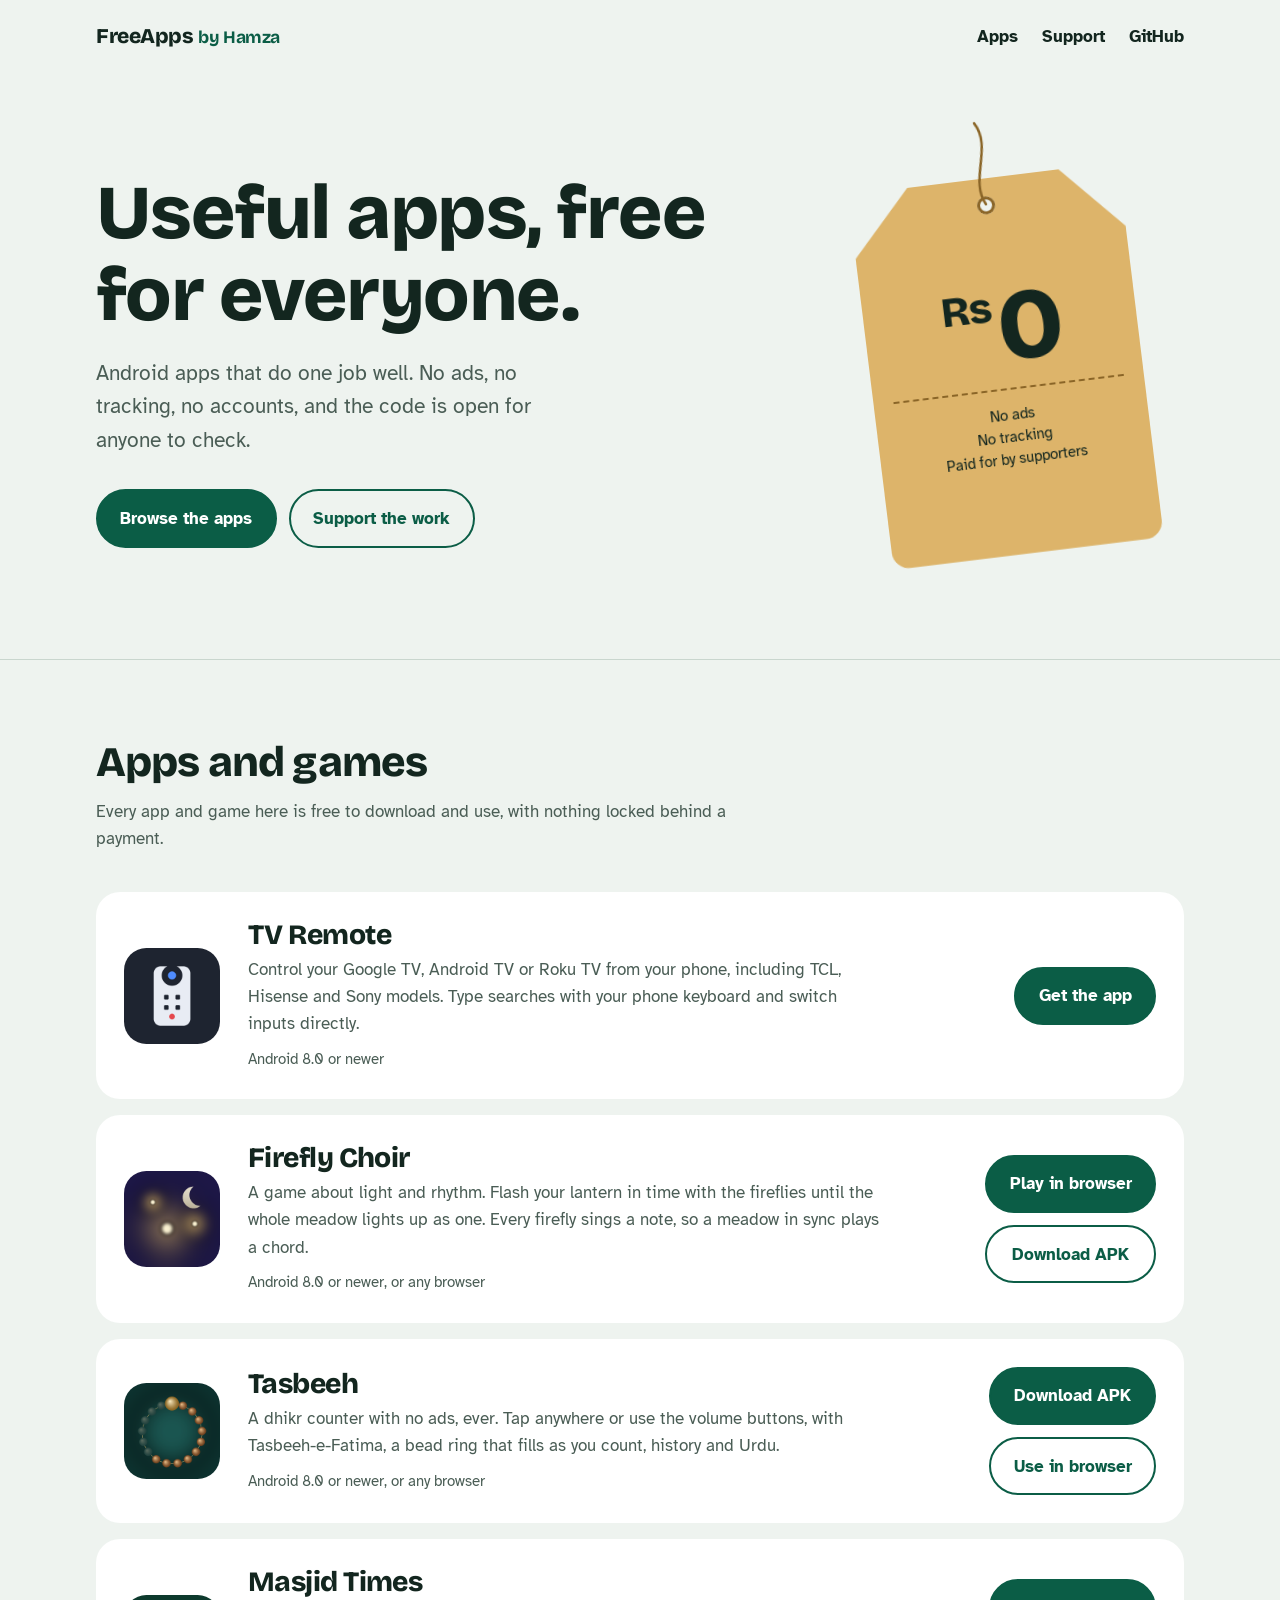
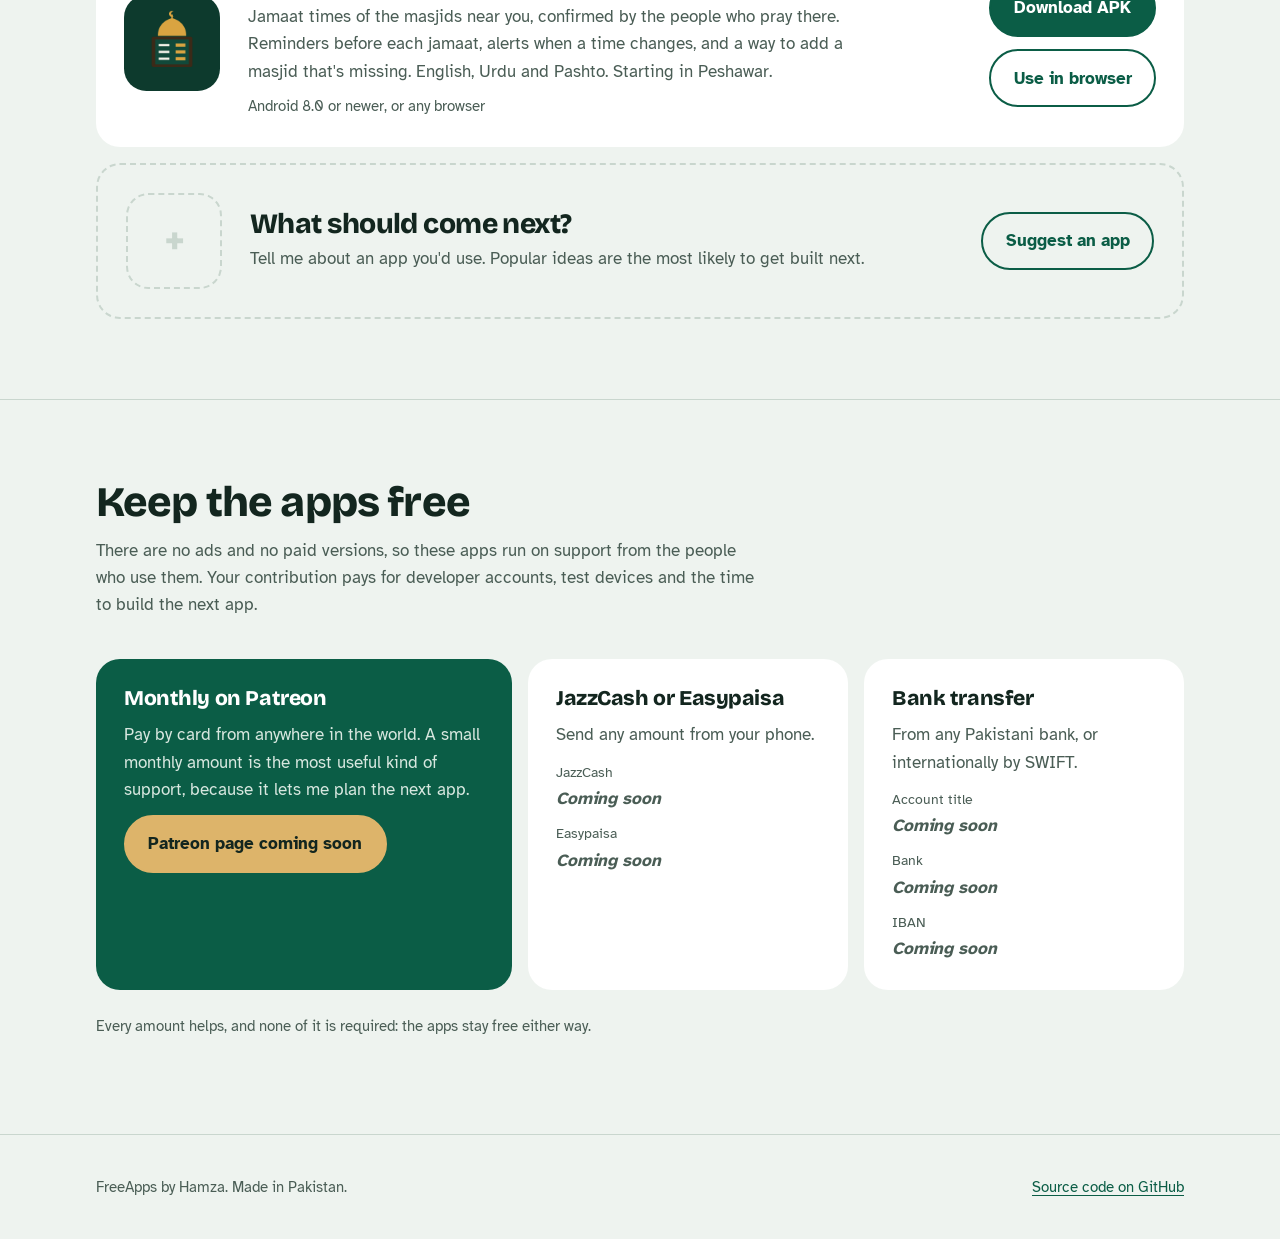
<file: index.html>
<!DOCTYPE html>
<html lang="en">
<head>
  <meta charset="utf-8">
  <meta name="viewport" content="width=device-width, initial-scale=1">
  <title>FreeApps by Hamza — free Android apps with no ads</title>
  <meta name="description" content="Useful Android apps that are free for everyone: no ads, no tracking, open source. Funded by people who use them.">
  <meta property="og:title" content="FreeApps by Hamza">
  <meta property="og:description" content="Useful Android apps, free for everyone. No ads, no tracking, open source.">
  <meta property="og:image" content="https://mhamzam.github.io/apps/tv-remote/feature.png">
  <link rel="icon" href="apps/tv-remote/icon.png">
  <link rel="stylesheet" href="assets/style.css">
</head>
<body>
  <a class="skip" href="#main">Skip to content</a>

  <header class="site-header">
    <div class="wrap">
      <a class="brand" href="./">FreeApps <small>by Hamza</small></a>
      <nav class="site-nav" aria-label="Main">
        <a href="#apps">Apps</a>
        <a href="#support">Support</a>
        <a href="https://github.com/MhamzaM">GitHub</a>
      </nav>
    </div>
  </header>

  <main id="main">
    <section class="hero">
      <div class="wrap">
        <div>
          <h1>Useful apps, free for everyone.</h1>
          <p>Android apps that do one job well. No ads, no tracking, no accounts, and the code is open for anyone to check.</p>
          <div class="actions">
            <a class="button" href="#apps">Browse the apps</a>
            <a class="button secondary" href="#support">Support the work</a>
          </div>
        </div>

        <div class="tag-stage" aria-hidden="true">
          <div class="price-tag">
            <svg class="string" viewBox="0 0 48 85">
              <path d="M24 84 C 10 58, 38 28, 22 2" fill="none" stroke="#8a6527" stroke-width="2.5" stroke-linecap="round"/>
            </svg>
            <div class="body">
              <span class="hole"></span>
              <div class="amount"><span>Rs</span>0</div>
              <div class="terms">No ads<br>No tracking<br>Paid for by supporters</div>
            </div>
          </div>
        </div>
      </div>
    </section>

    <section class="section" id="apps">
      <div class="wrap">
        <h2>Apps and games</h2>
        <p class="lead">Every app and game here is free to download and use, with nothing locked behind a payment.</p>

        <ul class="shelf">
          <li class="app-row">
            <img src="apps/tv-remote/icon.png" alt="" width="96" height="96">
            <div>
              <h3><a href="apps/tv-remote/">TV Remote</a></h3>
              <p>Control your Google TV, Android TV or Roku TV from your phone, including TCL, Hisense and Sony models. Type searches with your phone keyboard and switch inputs directly.</p>
              <div class="meta"><span>Android 8.0 or newer</span><span class="downloads" data-repo="MhamzaM/android-tv-remote" hidden></span></div>
            </div>
            <div class="actions">
              <a class="button" href="apps/tv-remote/">Get the app</a>
            </div>
          </li>

          <li class="app-row">
            <img src="games/firefly-choir/icon.png" alt="" width="96" height="96">
            <div>
              <h3><a href="/firefly-choir/">Firefly Choir</a></h3>
              <p>A game about light and rhythm. Flash your lantern in time with the fireflies until the whole meadow lights up as one. Every firefly sings a note, so a meadow in sync plays a chord.</p>
              <div class="meta"><span>Android 8.0 or newer, or any browser</span><span class="downloads" data-repo="MhamzaM/firefly-choir" hidden></span></div>
            </div>
            <div class="actions stack">
              <a class="button" href="/firefly-choir/">Play in browser</a>
              <a class="button secondary" href="https://github.com/MhamzaM/firefly-choir/releases/latest/download/FireflyChoir.apk" download>Download APK</a>
            </div>
          </li>

          <li class="app-row">
            <img src="apps/tasbeeh/icon.png" alt="" width="96" height="96">
            <div>
              <h3><a href="/tasbeeh/">Tasbeeh</a></h3>
              <p>A dhikr counter with no ads, ever. Tap anywhere or use the volume buttons, with Tasbeeh-e-Fatima, a bead ring that fills as you count, history and Urdu.</p>
              <div class="meta"><span>Android 8.0 or newer, or any browser</span><span class="downloads" data-repo="MhamzaM/tasbeeh" hidden></span></div>
            </div>
            <div class="actions stack">
              <a class="button" href="https://github.com/MhamzaM/tasbeeh/releases/latest/download/Tasbeeh.apk" download>Download APK</a>
              <a class="button secondary" href="/tasbeeh/">Use in browser</a>
            </div>
          </li>

          <li class="app-row">
            <img src="apps/masjid-times/icon.png" alt="" width="96" height="96">
            <div>
              <h3><a href="/masjid-times/">Masjid Times</a></h3>
              <p>Jamaat times of the masjids near you, confirmed by the people who pray there. Reminders before each jamaat, alerts when a time changes, and a way to add a masjid that's missing. English, Urdu and Pashto. Starting in Peshawar.</p>
              <div class="meta"><span>Android 8.0 or newer, or any browser</span><span class="downloads" data-repo="MhamzaM/masjid-times" hidden></span></div>
            </div>
            <div class="actions stack">
              <a class="button" href="https://github.com/MhamzaM/masjid-times/releases/latest/download/MasjidTimes.apk" download>Download APK</a>
              <a class="button secondary" href="/masjid-times/">Use in browser</a>
            </div>
          </li>

          <li class="app-row next">
            <div class="placeholder">+</div>
            <div>
              <h3>What should come next?</h3>
              <p>Tell me about an app you'd use. Popular ideas are the most likely to get built next.</p>
            </div>
            <div class="actions">
              <a class="button secondary" href="https://github.com/MhamzaM/android-tv-remote/issues/new?title=App%20idea%3A%20">Suggest an app</a>
            </div>
          </li>
        </ul>
      </div>
    </section>

    <section class="section" id="support">
      <div class="wrap">
        <h2>Keep the apps free</h2>
        <p class="lead">There are no ads and no paid versions, so these apps run on support from the people who use them. Your contribution pays for developer accounts, test devices and the time to build the next app.</p>

        <div class="support-grid" id="support-ways"></div>

        <p class="note">Every amount helps, and none of it is required: the apps stay free either way.</p>
      </div>
    </section>
  </main>

  <footer class="site-footer">
    <div class="wrap">
      <span>FreeApps by Hamza. Made in Pakistan.</span>
      <a href="https://github.com/MhamzaM">Source code on GitHub</a>
    </div>
  </footer>

  <script src="assets/config.js"></script>
  <script src="assets/site.js"></script>
  <script src="assets/downloads.js"></script>
</body>
</html>
</file>
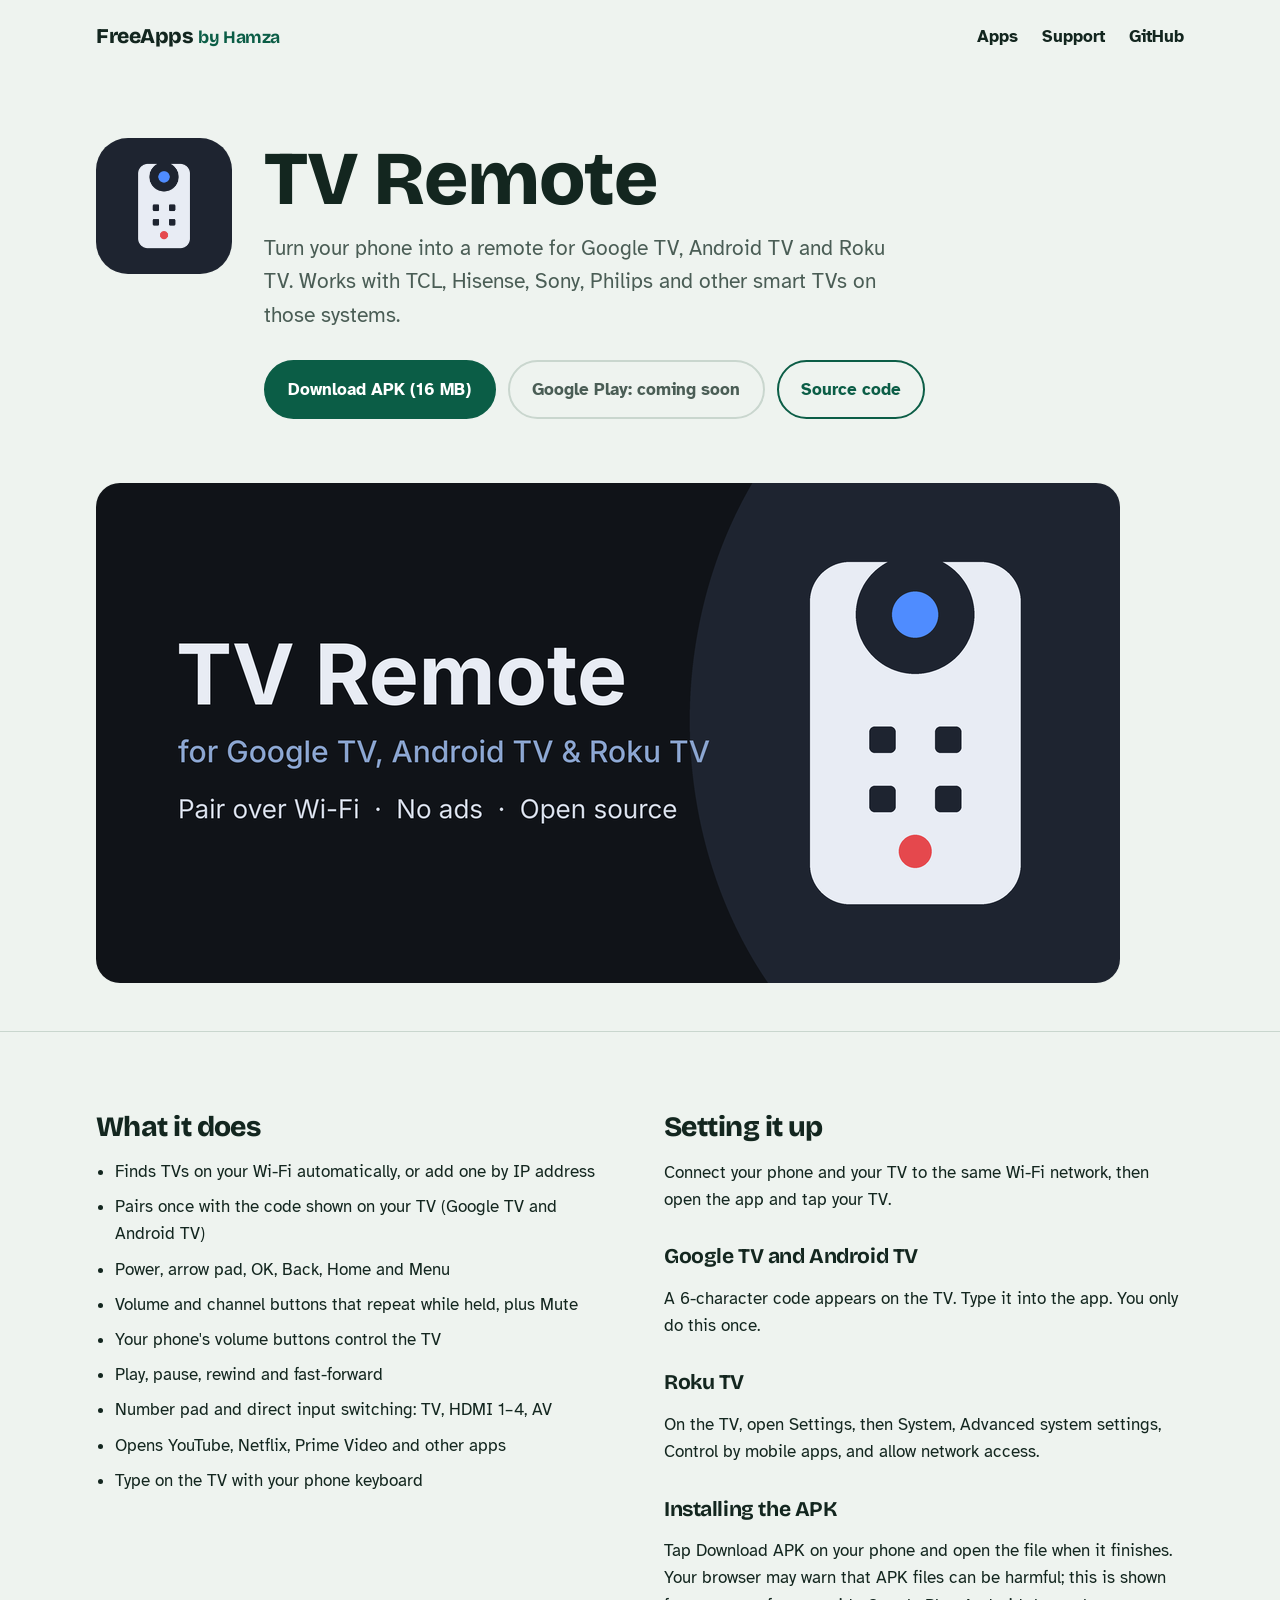
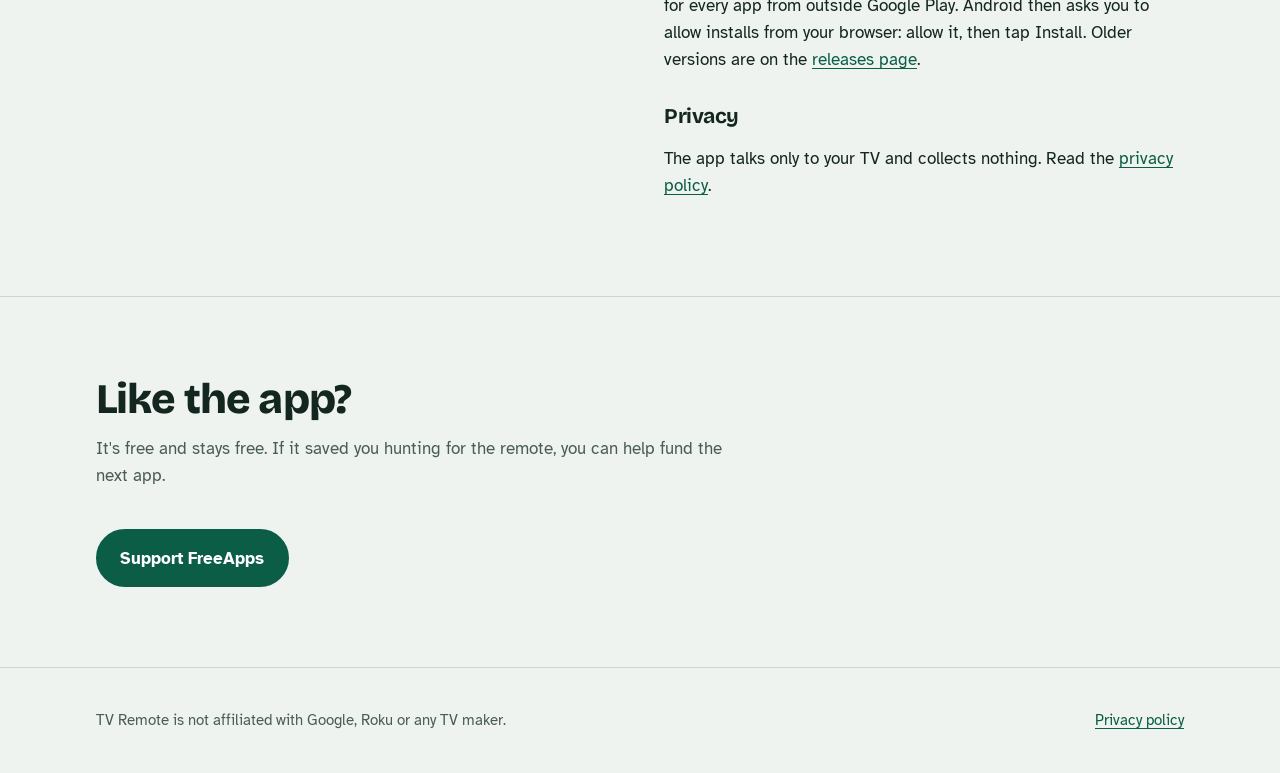
<file: apps/tv-remote/index.html>
<!DOCTYPE html>
<html lang="en">
<head>
  <meta charset="utf-8">
  <meta name="viewport" content="width=device-width, initial-scale=1">
  <title>TV Remote — free remote for Google TV and Roku TV | FreeApps by Hamza</title>
  <meta name="description" content="Free Android remote for Google TV, Android TV and Roku TV, including TCL TVs. No ads, no tracking, open source.">
  <meta property="og:title" content="TV Remote for Google TV & Roku">
  <meta property="og:description" content="Free Android remote for Google TV, Android TV and Roku TV. No ads, no tracking.">
  <meta property="og:image" content="https://mhamzam.github.io/apps/tv-remote/feature.png">
  <link rel="icon" href="icon.png">
  <link rel="stylesheet" href="../../assets/style.css">
</head>
<body>
  <a class="skip" href="#main">Skip to content</a>

  <header class="site-header">
    <div class="wrap">
      <a class="brand" href="../../">FreeApps <small>by Hamza</small></a>
      <nav class="site-nav" aria-label="Main">
        <a href="../../#apps">Apps</a>
        <a href="../../#support">Support</a>
        <a href="https://github.com/MhamzaM">GitHub</a>
      </nav>
    </div>
  </header>

  <main id="main">
    <section class="app-hero">
      <div class="wrap">
        <img src="icon.png" alt="TV Remote app icon" width="136" height="136">
        <div>
          <h1>TV Remote</h1>
          <p>Turn your phone into a remote for Google TV, Android TV and Roku TV. Works with TCL, Hisense, Sony, Philips and other smart TVs on those systems.</p>
          <p class="download-count"><span class="downloads" data-repo="MhamzaM/android-tv-remote" data-format="long" hidden></span></p>
          <div class="actions">
            <a class="button" href="https://github.com/MhamzaM/android-tv-remote/releases/latest/download/TVRemote.apk" download>Download APK (16 MB)</a>
            <span class="button" aria-disabled="true">Google Play: coming soon</span>
            <a class="button secondary" href="https://github.com/MhamzaM/android-tv-remote">Source code</a>
          </div>
        </div>
      </div>
    </section>

    <div class="wrap">
      <img class="feature-image" src="feature.png" alt="TV Remote: for Google TV, Android TV and Roku TV. Pair over Wi-Fi, no ads, open source." width="1024" height="500">
    </div>

    <section class="section">
      <div class="wrap two-col">
        <div class="prose">
          <h2>What it does</h2>
          <ul>
            <li>Finds TVs on your Wi-Fi automatically, or add one by IP address</li>
            <li>Pairs once with the code shown on your TV (Google TV and Android TV)</li>
            <li>Power, arrow pad, OK, Back, Home and Menu</li>
            <li>Volume and channel buttons that repeat while held, plus Mute</li>
            <li>Your phone's volume buttons control the TV</li>
            <li>Play, pause, rewind and fast-forward</li>
            <li>Number pad and direct input switching: TV, HDMI 1–4, AV</li>
            <li>Opens YouTube, Netflix, Prime Video and other apps</li>
            <li>Type on the TV with your phone keyboard</li>
          </ul>
        </div>
        <div class="prose">
          <h2>Setting it up</h2>
          <p>Connect your phone and your TV to the same Wi-Fi network, then open the app and tap your TV.</p>
          <h3>Google TV and Android TV</h3>
          <p>A 6-character code appears on the TV. Type it into the app. You only do this once.</p>
          <h3>Roku TV</h3>
          <p>On the TV, open Settings, then System, Advanced system settings, Control by mobile apps, and allow network access.</p>
          <h3>Installing the APK</h3>
          <p>Tap Download APK on your phone and open the file when it finishes. Your browser may warn that APK files can be harmful; this is shown for every app from outside Google Play. Android then asks you to allow installs from your browser: allow it, then tap Install. Older versions are on the <a href="https://github.com/MhamzaM/android-tv-remote/releases">releases page</a>.</p>
          <h3>Privacy</h3>
          <p>The app talks only to your TV and collects nothing. Read the <a href="privacy.html">privacy policy</a>.</p>
        </div>
      </div>
    </section>

    <section class="section">
      <div class="wrap">
        <h2>Like the app?</h2>
        <p class="lead">It's free and stays free. If it saved you hunting for the remote, you can help fund the next app.</p>
        <a class="button" href="../../#support">Support FreeApps</a>
      </div>
    </section>
  </main>

  <footer class="site-footer">
    <div class="wrap">
      <span>TV Remote is not affiliated with Google, Roku or any TV maker.</span>
      <a href="privacy.html">Privacy policy</a>
    </div>
  </footer>

  <script src="../../assets/downloads.js"></script>
</body>
</html>
</file>
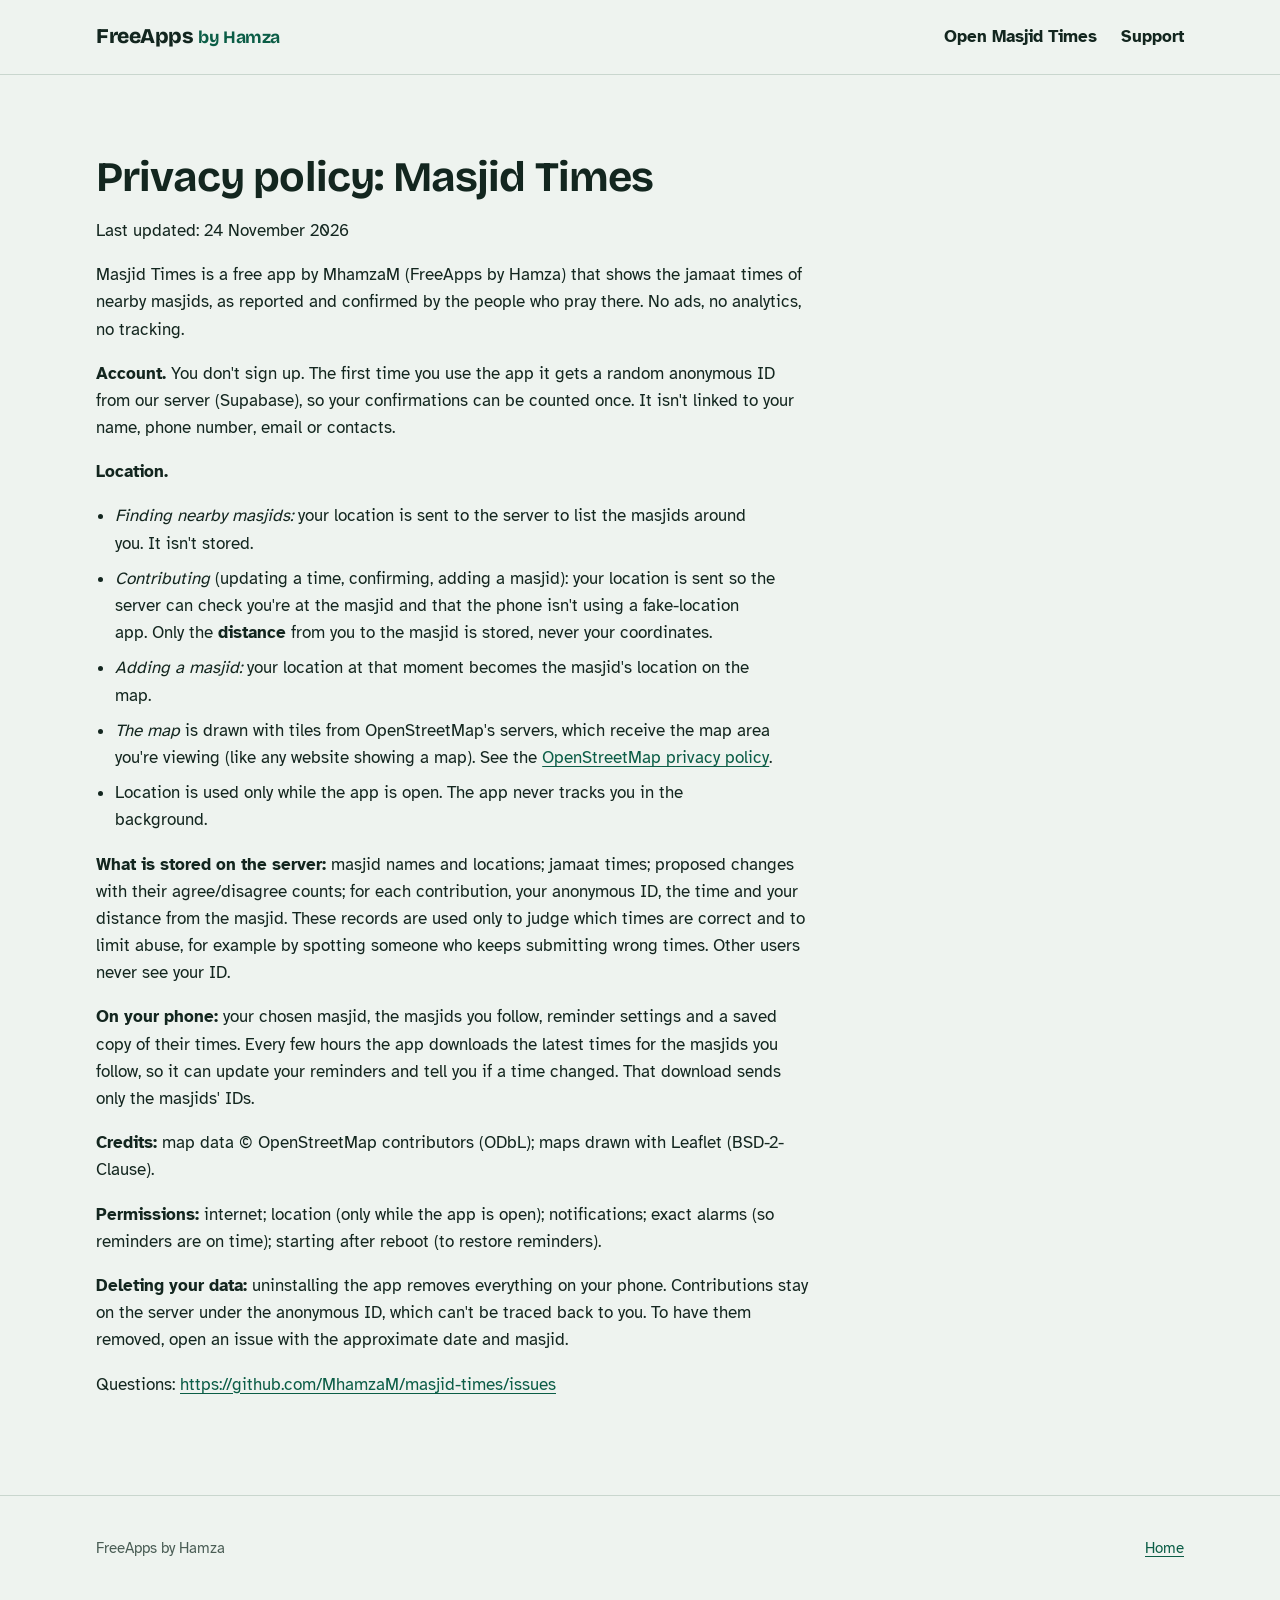
<file: apps/masjid-times/privacy.html>
<!DOCTYPE html>
<html lang="en">
<head>
  <meta charset="utf-8">
  <meta name="viewport" content="width=device-width, initial-scale=1">
  <title>Privacy policy — Masjid Times | FreeApps by Hamza</title>
  <link rel="icon" href="icon.png">
  <link rel="stylesheet" href="../../assets/style.css">
</head>
<body>
  <header class="site-header">
    <div class="wrap">
      <a class="brand" href="../../">FreeApps <small>by Hamza</small></a>
      <nav class="site-nav" aria-label="Main">
        <a href="/masjid-times/">Open Masjid Times</a>
        <a href="../../#support">Support</a>
      </nav>
    </div>
  </header>

  <main id="main" class="section">
    <div class="wrap prose">
      <h1 style="font-size: var(--step-3); margin-bottom: 0.5rem;">Privacy policy: Masjid Times</h1>
      <p>Last updated: 24 November 2026</p>
      <p>Masjid Times is a free app by MhamzaM (FreeApps by Hamza) that shows the jamaat times of nearby masjids, as reported and confirmed by the people who pray there. No ads, no analytics, no tracking.</p>
      <p><strong>Account.</strong> You don't sign up. The first time you use the app it gets a random anonymous ID from our server (Supabase), so your confirmations can be counted once. It isn't linked to your name, phone number, email or contacts.</p>
      <p><strong>Location.</strong></p>
      <ul>
      <li><em>Finding nearby masjids:</em> your location is sent to the server to list the masjids around you. It isn't stored.</li>
      <li><em>Contributing</em> (updating a time, confirming, adding a masjid): your location is sent so the server can check you're at the masjid and that the phone isn't using a fake-location app. Only the <strong>distance</strong> from you to the masjid is stored, never your coordinates.</li>
      <li><em>Adding a masjid:</em> your location at that moment becomes the masjid's location on the map.</li>
      <li><em>The map</em> is drawn with tiles from OpenStreetMap's servers, which receive the map area you're viewing (like any website showing a map). See the <a href="https://osmfoundation.org/wiki/Privacy_Policy">OpenStreetMap privacy policy</a>.</li>
      <li>Location is used only while the app is open. The app never tracks you in the background.</li>
      </ul>
      <p><strong>What is stored on the server:</strong> masjid names and locations; jamaat times; proposed changes with their agree/disagree counts; for each contribution, your anonymous ID, the time and your distance from the masjid. These records are used only to judge which times are correct and to limit abuse, for example by spotting someone who keeps submitting wrong times. Other users never see your ID.</p>
      <p><strong>On your phone:</strong> your chosen masjid, the masjids you follow, reminder settings and a saved copy of their times. Every few hours the app downloads the latest times for the masjids you follow, so it can update your reminders and tell you if a time changed. That download sends only the masjids' IDs.</p>
      <p><strong>Credits:</strong> map data © OpenStreetMap contributors (ODbL); maps drawn with Leaflet (BSD-2-Clause).</p>
      <p><strong>Permissions:</strong> internet; location (only while the app is open); notifications; exact alarms (so reminders are on time); starting after reboot (to restore reminders).</p>
      <p><strong>Deleting your data:</strong> uninstalling the app removes everything on your phone. Contributions stay on the server under the anonymous ID, which can't be traced back to you. To have them removed, open an issue with the approximate date and masjid.</p>
      <p>Questions: <a href="https://github.com/MhamzaM/masjid-times/issues">https://github.com/MhamzaM/masjid-times/issues</a></p>
    </div>
  </main>

  <footer class="site-footer">
    <div class="wrap">
      <span>FreeApps by Hamza</span>
      <a href="../../">Home</a>
    </div>
  </footer>
</body>
</html>
</file>
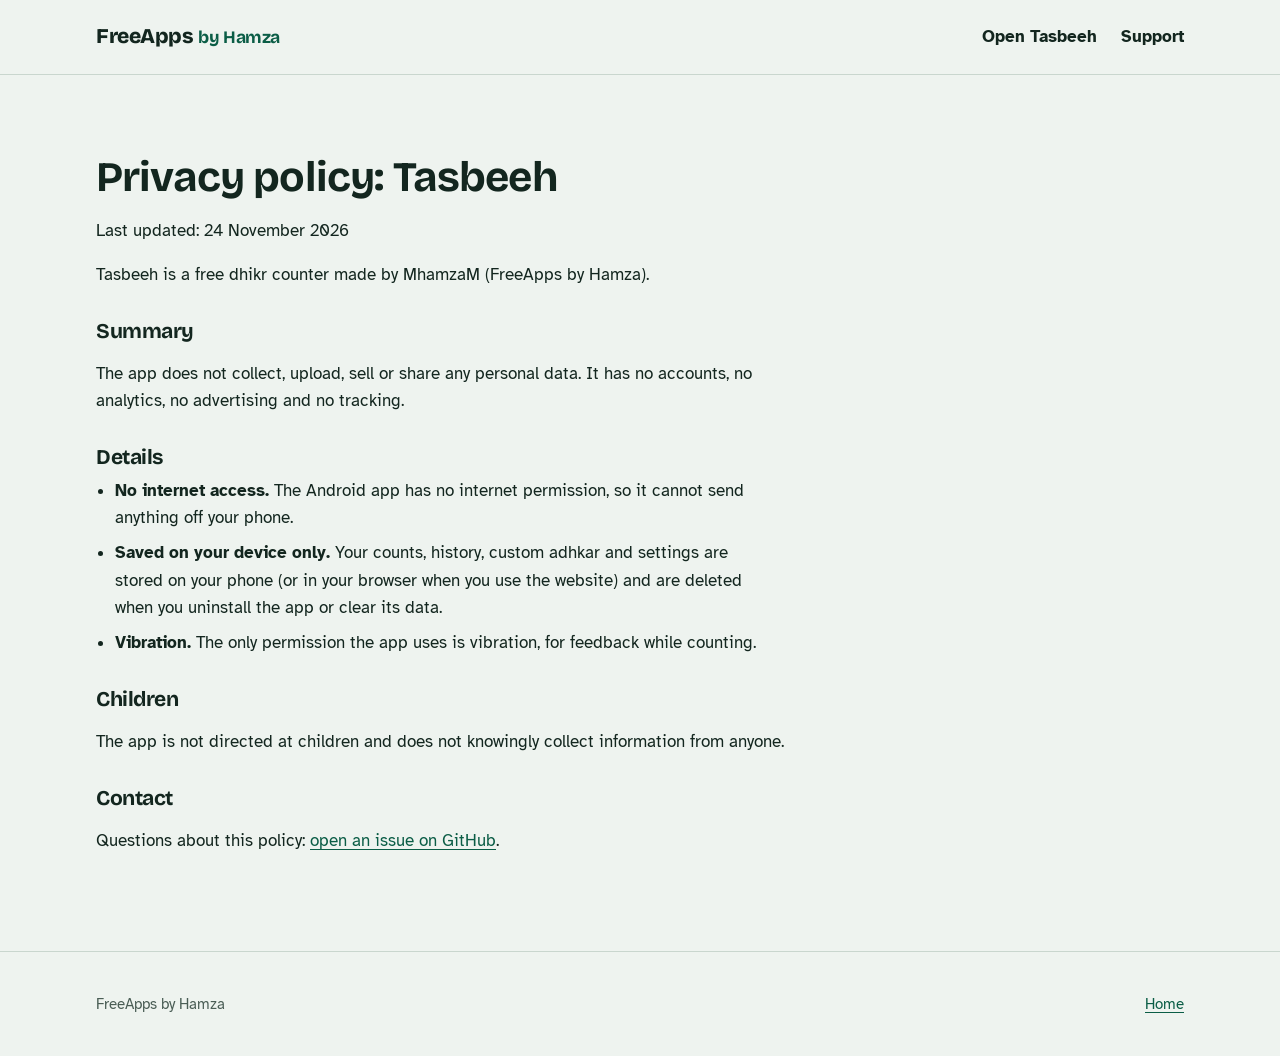
<file: apps/tasbeeh/privacy.html>
<!DOCTYPE html>
<html lang="en">
<head>
  <meta charset="utf-8">
  <meta name="viewport" content="width=device-width, initial-scale=1">
  <title>Privacy policy — Tasbeeh | FreeApps by Hamza</title>
  <link rel="icon" href="icon.png">
  <link rel="stylesheet" href="../../assets/style.css">
</head>
<body>
  <header class="site-header">
    <div class="wrap">
      <a class="brand" href="../../">FreeApps <small>by Hamza</small></a>
      <nav class="site-nav" aria-label="Main">
        <a href="/tasbeeh/">Open Tasbeeh</a>
        <a href="../../#support">Support</a>
      </nav>
    </div>
  </header>

  <main id="main" class="section">
    <div class="wrap prose">
      <h1 style="font-size: var(--step-3); margin-bottom: 0.5rem;">Privacy policy: Tasbeeh</h1>
      <p>Last updated: 24 November 2026</p>
      <p>Tasbeeh is a free dhikr counter made by MhamzaM (FreeApps by Hamza).</p>
      <h3>Summary</h3>
      <p>The app does not collect, upload, sell or share any personal data. It has no accounts, no analytics, no advertising and no tracking.</p>
      <h3>Details</h3>
      <ul>
        <li><strong>No internet access.</strong> The Android app has no internet permission, so it cannot send anything off your phone.</li>
        <li><strong>Saved on your device only.</strong> Your counts, history, custom adhkar and settings are stored on your phone (or in your browser when you use the website) and are deleted when you uninstall the app or clear its data.</li>
        <li><strong>Vibration.</strong> The only permission the app uses is vibration, for feedback while counting.</li>
      </ul>
      <h3>Children</h3>
      <p>The app is not directed at children and does not knowingly collect information from anyone.</p>
      <h3>Contact</h3>
      <p>Questions about this policy: <a href="https://github.com/MhamzaM/tasbeeh/issues">open an issue on GitHub</a>.</p>
    </div>
  </main>

  <footer class="site-footer">
    <div class="wrap">
      <span>FreeApps by Hamza</span>
      <a href="../../">Home</a>
    </div>
  </footer>
</body>
</html>
</file>
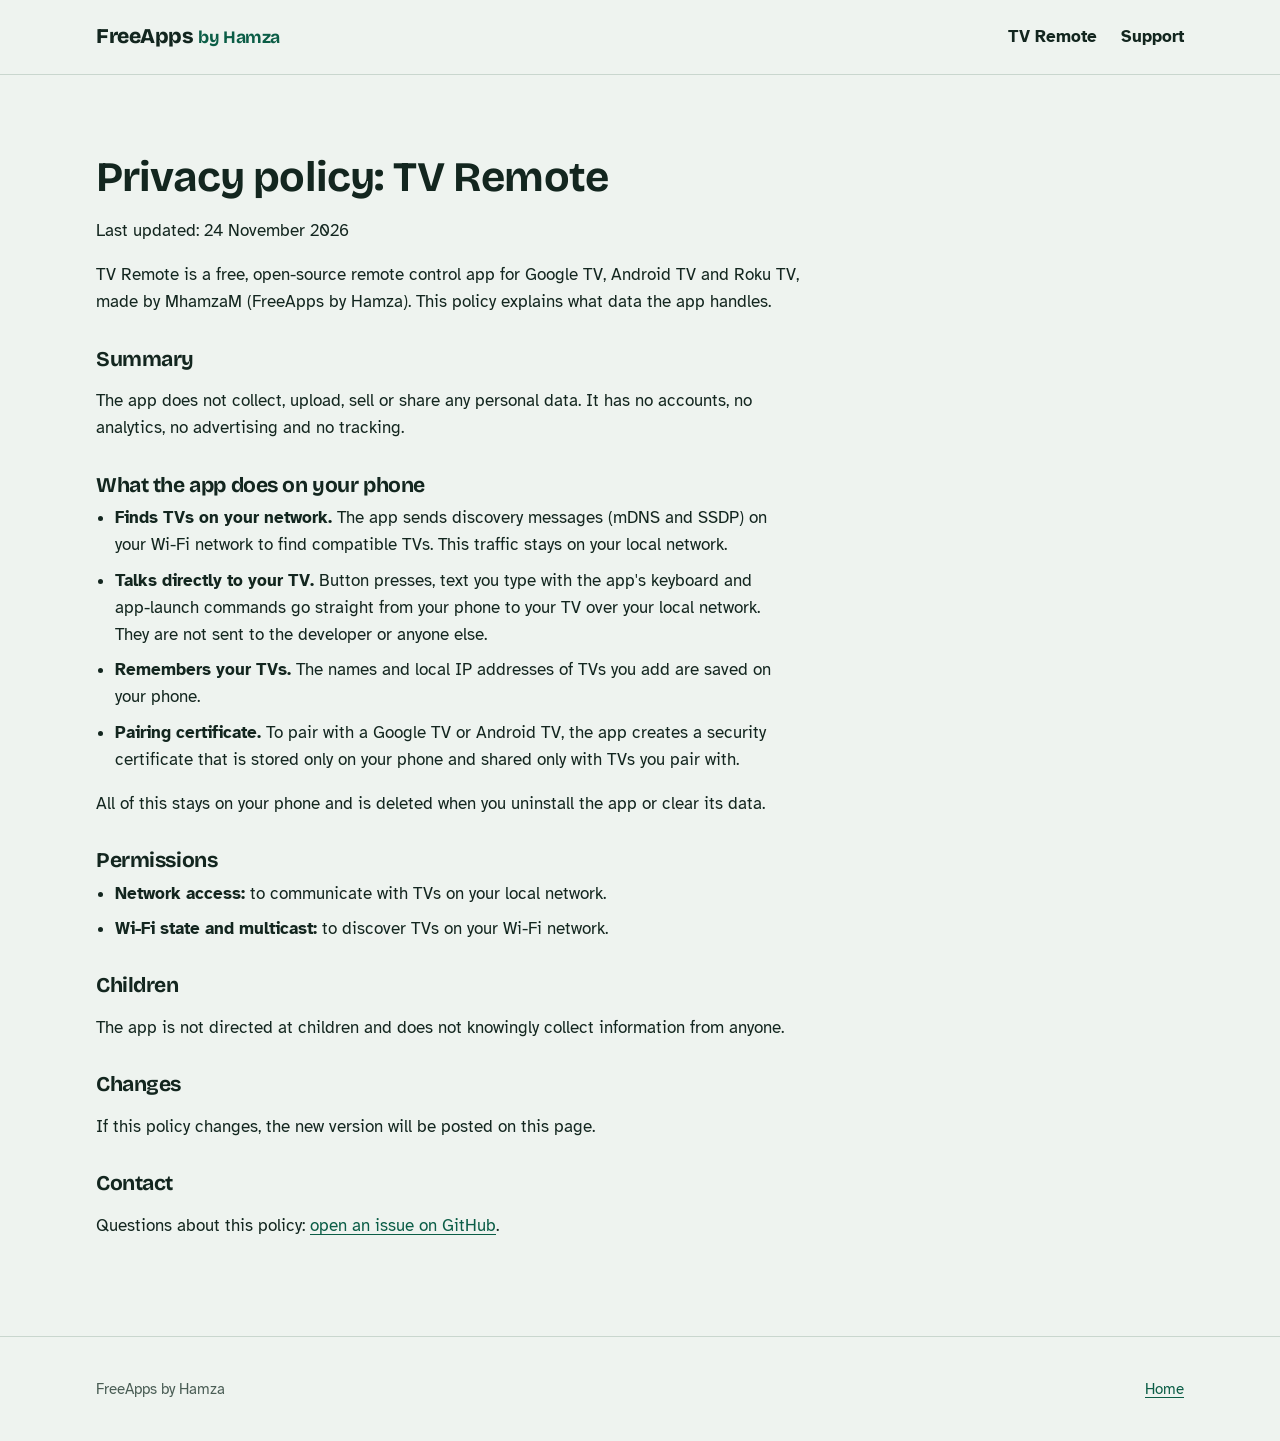
<file: apps/tv-remote/privacy.html>
<!DOCTYPE html>
<html lang="en">
<head>
  <meta charset="utf-8">
  <meta name="viewport" content="width=device-width, initial-scale=1">
  <title>Privacy policy — TV Remote | FreeApps by Hamza</title>
  <link rel="icon" href="icon.png">
  <link rel="stylesheet" href="../../assets/style.css">
</head>
<body>
  <header class="site-header">
    <div class="wrap">
      <a class="brand" href="../../">FreeApps <small>by Hamza</small></a>
      <nav class="site-nav" aria-label="Main">
        <a href="./">TV Remote</a>
        <a href="../../#support">Support</a>
      </nav>
    </div>
  </header>

  <main id="main" class="section">
    <div class="wrap prose">
      <h1 style="font-size: var(--step-3); margin-bottom: 0.5rem;">Privacy policy: TV Remote</h1>
      <p>Last updated: 24 November 2026</p>

      <p>TV Remote is a free, open-source remote control app for Google TV, Android TV and Roku TV, made by MhamzaM (FreeApps by Hamza). This policy explains what data the app handles.</p>

      <h3>Summary</h3>
      <p>The app does not collect, upload, sell or share any personal data. It has no accounts, no analytics, no advertising and no tracking.</p>

      <h3>What the app does on your phone</h3>
      <ul>
        <li><strong>Finds TVs on your network.</strong> The app sends discovery messages (mDNS and SSDP) on your Wi-Fi network to find compatible TVs. This traffic stays on your local network.</li>
        <li><strong>Talks directly to your TV.</strong> Button presses, text you type with the app's keyboard and app-launch commands go straight from your phone to your TV over your local network. They are not sent to the developer or anyone else.</li>
        <li><strong>Remembers your TVs.</strong> The names and local IP addresses of TVs you add are saved on your phone.</li>
        <li><strong>Pairing certificate.</strong> To pair with a Google TV or Android TV, the app creates a security certificate that is stored only on your phone and shared only with TVs you pair with.</li>
      </ul>
      <p>All of this stays on your phone and is deleted when you uninstall the app or clear its data.</p>

      <h3>Permissions</h3>
      <ul>
        <li><strong>Network access:</strong> to communicate with TVs on your local network.</li>
        <li><strong>Wi-Fi state and multicast:</strong> to discover TVs on your Wi-Fi network.</li>
      </ul>

      <h3>Children</h3>
      <p>The app is not directed at children and does not knowingly collect information from anyone.</p>

      <h3>Changes</h3>
      <p>If this policy changes, the new version will be posted on this page.</p>

      <h3>Contact</h3>
      <p>Questions about this policy: <a href="https://github.com/MhamzaM/android-tv-remote/issues">open an issue on GitHub</a>.</p>
    </div>
  </main>

  <footer class="site-footer">
    <div class="wrap">
      <span>FreeApps by Hamza</span>
      <a href="../../">Home</a>
    </div>
  </footer>
</body>
</html>
</file>
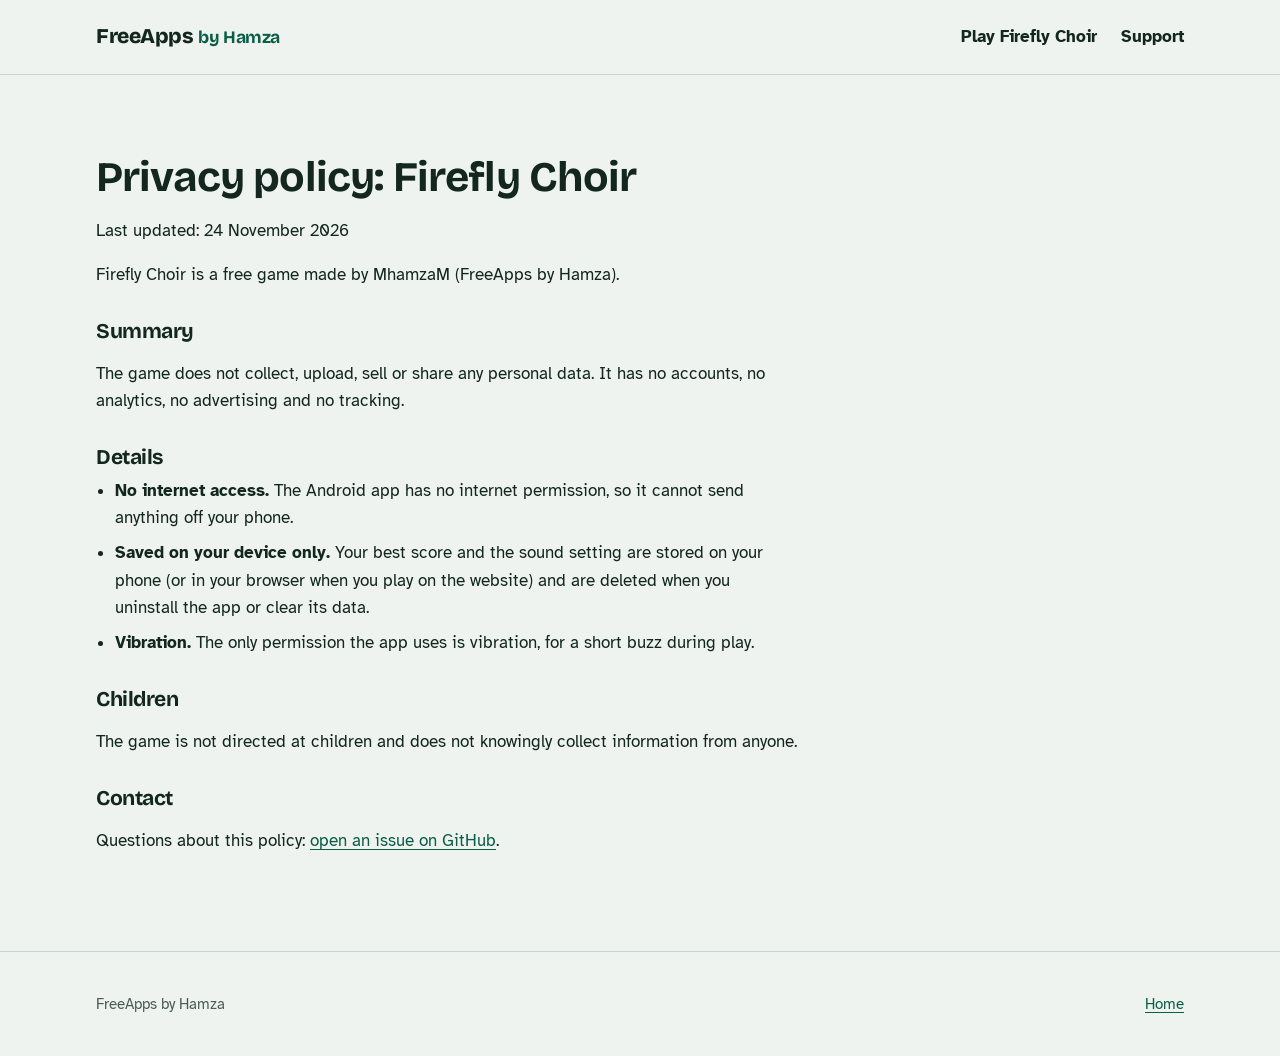
<file: games/firefly-choir/privacy.html>
<!DOCTYPE html>
<html lang="en">
<head>
  <meta charset="utf-8">
  <meta name="viewport" content="width=device-width, initial-scale=1">
  <title>Privacy policy — Firefly Choir | FreeApps by Hamza</title>
  <link rel="icon" href="icon.png">
  <link rel="stylesheet" href="../../assets/style.css">
</head>
<body>
  <header class="site-header">
    <div class="wrap">
      <a class="brand" href="../../">FreeApps <small>by Hamza</small></a>
      <nav class="site-nav" aria-label="Main">
        <a href="/firefly-choir/">Play Firefly Choir</a>
        <a href="../../#support">Support</a>
      </nav>
    </div>
  </header>

  <main id="main" class="section">
    <div class="wrap prose">
      <h1 style="font-size: var(--step-3); margin-bottom: 0.5rem;">Privacy policy: Firefly Choir</h1>
      <p>Last updated: 24 November 2026</p>
      <p>Firefly Choir is a free game made by MhamzaM (FreeApps by Hamza).</p>
      <h3>Summary</h3>
      <p>The game does not collect, upload, sell or share any personal data. It has no accounts, no analytics, no advertising and no tracking.</p>
      <h3>Details</h3>
      <ul>
        <li><strong>No internet access.</strong> The Android app has no internet permission, so it cannot send anything off your phone.</li>
        <li><strong>Saved on your device only.</strong> Your best score and the sound setting are stored on your phone (or in your browser when you play on the website) and are deleted when you uninstall the app or clear its data.</li>
        <li><strong>Vibration.</strong> The only permission the app uses is vibration, for a short buzz during play.</li>
      </ul>
      <h3>Children</h3>
      <p>The game is not directed at children and does not knowingly collect information from anyone.</p>
      <h3>Contact</h3>
      <p>Questions about this policy: <a href="https://github.com/MhamzaM/firefly-choir/issues">open an issue on GitHub</a>.</p>
    </div>
  </main>

  <footer class="site-footer">
    <div class="wrap">
      <span>FreeApps by Hamza</span>
      <a href="../../">Home</a>
    </div>
  </footer>
</body>
</html>
</file>
<file: assets/style.css>
/* FreeApps by Hamza — site styles */

@font-face {
  font-family: "Bricolage Grotesque";
  src: url("fonts/bricolage-grotesque-latin-700-normal.woff2") format("woff2");
  font-weight: 700;
  font-display: swap;
}
@font-face {
  font-family: "Bricolage Grotesque";
  src: url("fonts/bricolage-grotesque-latin-800-normal.woff2") format("woff2");
  font-weight: 800;
  font-display: swap;
}
@font-face {
  font-family: "Atkinson Hyperlegible";
  src: url("fonts/atkinson-hyperlegible-latin-400-normal.woff2") format("woff2");
  font-weight: 400;
  font-display: swap;
}
@font-face {
  font-family: "Atkinson Hyperlegible";
  src: url("fonts/atkinson-hyperlegible-latin-700-normal.woff2") format("woff2");
  font-weight: 700;
  font-display: swap;
}

:root {
  --ink: #13261f;
  --ink-soft: #4a5d55;
  --green: #0b5d46;
  --green-deep: #08402f;
  --mist: #eef3ef;
  --paper: #ffffff;
  --kraft: #ddb46a;
  --kraft-deep: #8a6527;
  --line: #c9d6ce;

  --display: "Bricolage Grotesque", "Segoe UI", system-ui, sans-serif;
  --body: "Atkinson Hyperlegible", "Segoe UI", system-ui, sans-serif;

  --step-0: 1.0625rem;   /* 17px body */
  --step-1: 1.3125rem;   /* 21px */
  --step-2: 1.75rem;     /* 28px */
  --step-3: clamp(2rem, 4vw, 2.625rem);
  --step-4: clamp(2.75rem, 7vw, 4.75rem);

  --wrap: 68rem;
  --gutter: clamp(1.25rem, 4vw, 2.5rem);
}

*,
*::before,
*::after { box-sizing: border-box; }

html { scroll-behavior: smooth; }

body {
  margin: 0;
  background: var(--mist);
  color: var(--ink);
  font: 400 var(--step-0)/1.6 var(--body);
  -webkit-font-smoothing: antialiased;
}

img { max-width: 100%; height: auto; display: block; }

a { color: var(--green); text-underline-offset: 0.2em; }
a:hover { color: var(--green-deep); }

:focus-visible {
  outline: 3px solid var(--kraft-deep);
  outline-offset: 3px;
  border-radius: 4px;
}

h1, h2, h3 {
  font-family: var(--display);
  line-height: 1.08;
  letter-spacing: -0.02em;
  margin: 0;
}

.wrap {
  width: min(100% - 2 * var(--gutter), var(--wrap));
  margin-inline: auto;
}

.skip {
  position: absolute;
  left: -999px;
}
.skip:focus { left: 1rem; top: 1rem; background: var(--paper); padding: 0.5rem 1rem; z-index: 10; }

/* ---------- Header ---------- */

.site-header {
  padding-block: 1.25rem;
}
.site-header .wrap {
  display: flex;
  align-items: center;
  justify-content: space-between;
  gap: 1rem;
  flex-wrap: wrap;
}
.brand {
  font-family: var(--display);
  font-weight: 800;
  font-size: var(--step-1);
  color: var(--ink);
  text-decoration: none;
  letter-spacing: -0.02em;
}
.brand small {
  font-weight: 700;
  color: var(--green);
}
.site-nav {
  display: flex;
  gap: 1.5rem;
}
.site-nav a {
  color: var(--ink);
  text-decoration: none;
  font-weight: 700;
}
.site-nav a:hover { color: var(--green); text-decoration: underline; }

/* ---------- Hero ---------- */

.hero {
  padding-block: clamp(2.5rem, 7vw, 6rem) clamp(3rem, 8vw, 6.5rem);
}
.hero .wrap {
  display: grid;
  grid-template-columns: minmax(0, 1.5fr) minmax(0, 1fr);
  align-items: center;
  gap: 3rem;
}
.hero h1 {
  font-size: var(--step-4);
  font-weight: 800;
  max-width: 13ch;
}
.hero p {
  font-size: var(--step-1);
  color: var(--ink-soft);
  max-width: 34ch;
  margin: 1.25rem 0 2rem;
}

.actions { display: flex; flex-wrap: wrap; gap: 0.75rem; }

.button {
  display: inline-flex;
  align-items: center;
  gap: 0.5rem;
  padding: 0.85rem 1.4rem;
  border-radius: 999px;
  font-weight: 700;
  text-decoration: none;
  border: 2px solid var(--green);
  background: var(--green);
  color: #fff;
  cursor: pointer;
  font: inherit;
  font-weight: 700;
}
.button:hover { background: var(--green-deep); border-color: var(--green-deep); color: #fff; }
.button.secondary { background: transparent; color: var(--green); }
.button.secondary:hover { background: var(--paper); color: var(--green-deep); }
.button[aria-disabled="true"] {
  background: transparent;
  border-color: var(--line);
  color: var(--ink-soft);
  cursor: default;
}

/* The price tag: the one loud thing on the page */
.tag-stage {
  display: flex;
  justify-content: center;
  padding-top: 1rem;
}
.price-tag {
  position: relative;
  transform-origin: 50% -3.5rem;
  transform: rotate(-7deg);
  animation: swing 2.4s cubic-bezier(.3, .6, .3, 1) 0.3s both;
}
.price-tag svg.string {
  position: absolute;
  left: 50%;
  top: -3.6rem;
  width: 3rem;
  height: 5.3rem;
  transform: translateX(-50%);
  overflow: visible;
  z-index: 1;
}
.price-tag .body {
  width: clamp(13rem, 24vw, 17rem);
  aspect-ratio: 0.72;
  background: var(--kraft);
  clip-path: polygon(22% 0, 78% 0, 100% 17%, 100% 100%, 0 100%, 0 17%);
  border-radius: 0 0 1.1rem 1.1rem;
  display: flex;
  flex-direction: column;
  align-items: center;
  justify-content: center;
  text-align: center;
  color: var(--ink);
  padding: 2.75rem 1.25rem 1.5rem;
  position: relative;
}
.price-tag .hole {
  position: absolute;
  top: 1.1rem;
  left: 50%;
  width: 1.15rem;
  height: 1.15rem;
  margin-left: -0.575rem;
  border-radius: 50%;
  background: var(--mist);
  box-shadow: inset 0 0 0 3px var(--kraft-deep);
}
.price-tag .amount {
  font-family: var(--display);
  font-weight: 800;
  font-size: clamp(4.5rem, 9vw, 6.25rem);
  line-height: 0.9;
  letter-spacing: -0.05em;
}
.price-tag .amount span {
  font-size: 0.42em;
  letter-spacing: -0.02em;
  vertical-align: 0.95em;
  margin-right: 0.08em;
}
.price-tag .terms {
  margin-top: 1rem;
  font-size: 0.95rem;
  line-height: 1.45;
  border-top: 2px dashed var(--kraft-deep);
  padding-top: 0.85rem;
  width: 100%;
}

@keyframes swing {
  0%   { transform: rotate(14deg); }
  35%  { transform: rotate(-12deg); }
  60%  { transform: rotate(-3deg); }
  80%  { transform: rotate(-8deg); }
  100% { transform: rotate(-7deg); }
}
@media (prefers-reduced-motion: reduce) {
  .price-tag { animation: none; }
  html { scroll-behavior: auto; }
}

/* ---------- Sections ---------- */

.section {
  padding-block: clamp(3rem, 7vw, 5rem);
  border-top: 1px solid var(--line);
}
.section h2 {
  font-size: var(--step-3);
  font-weight: 800;
  margin-bottom: 0.75rem;
}
.section .lead {
  color: var(--ink-soft);
  max-width: 60ch;
  margin: 0 0 2.5rem;
}

/* App shelf: rows, not a card grid */
.shelf {
  list-style: none;
  margin: 0;
  padding: 0;
}
.app-row {
  display: grid;
  grid-template-columns: 6rem minmax(0, 1fr) auto;
  gap: 1.75rem;
  align-items: center;
  padding: 1.75rem;
  background: var(--paper);
  border-radius: 1.5rem;
}
.app-row + .app-row { margin-top: 1rem; }
.app-row img {
  width: 6rem;
  height: 6rem;
  border-radius: 1.4rem;
}
.app-row h3 {
  font-size: var(--step-2);
  font-weight: 800;
}
.app-row h3 a { color: var(--ink); text-decoration: none; }
.app-row h3 a:hover { color: var(--green); text-decoration: underline; }
.app-row p { margin: 0.35rem 0 0; color: var(--ink-soft); max-width: 58ch; }
.app-row .meta {
  margin-top: 0.6rem;
  font-size: 0.95rem;
  color: var(--ink-soft);
  display: flex;
  flex-wrap: wrap;
  gap: 0.4rem 1.25rem;
}
.downloads {
  color: var(--green);
  font-weight: 700;
}
.downloads::before {
  content: "";
  display: inline-block;
  width: 0.8em;
  height: 0.8em;
  margin-right: 0.35em;
  vertical-align: -0.05em;
  background: currentColor;
  /* down-arrow into a tray */
  -webkit-mask: url("data:image/svg+xml,%3Csvg xmlns='http://www.w3.org/2000/svg' viewBox='0 0 16 16'%3E%3Cpath d='M7 1h2v7.6l2.3-2.3 1.4 1.4L8 12.4 3.3 7.7l1.4-1.4L7 8.6zM1 13h14v2H1z'/%3E%3C/svg%3E") center / contain no-repeat;
          mask: url("data:image/svg+xml,%3Csvg xmlns='http://www.w3.org/2000/svg' viewBox='0 0 16 16'%3E%3Cpath d='M7 1h2v7.6l2.3-2.3 1.4 1.4L8 12.4 3.3 7.7l1.4-1.4L7 8.6zM1 13h14v2H1z'/%3E%3C/svg%3E") center / contain no-repeat;
}

.app-row .actions.stack {
  flex-direction: column;
  align-items: stretch;
}
.app-row .actions.stack .button { justify-content: center; }

.app-row.next {
  background: transparent;
  border: 2px dashed var(--line);
}
.app-row.next .placeholder {
  width: 6rem;
  height: 6rem;
  border-radius: 1.4rem;
  border: 2px dashed var(--line);
  display: grid;
  place-items: center;
  font-family: var(--display);
  font-weight: 800;
  font-size: 2.5rem;
  color: var(--line);
}

/* Support */
.support-grid {
  display: grid;
  grid-template-columns: 1.3fr 1fr 1fr;
  gap: 1rem;
}
.way {
  background: var(--paper);
  border-radius: 1.5rem;
  padding: 1.75rem;
  display: flex;
  flex-direction: column;
  gap: 0.75rem;
}
.way.primary {
  background: var(--green);
  color: #fff;
}
.way.primary p { color: #d7e7df; }
.way.primary .button {
  background: var(--kraft);
  border-color: var(--kraft);
  color: var(--ink);
  align-self: flex-start;
}
.way.primary .button:hover { background: #e8c584; border-color: #e8c584; }
.way h3 { font-size: var(--step-1); font-weight: 800; }
.way p { margin: 0; color: var(--ink-soft); }
.way dl { margin: 0; display: grid; gap: 0.6rem; }
.way dt { font-size: 0.9rem; color: var(--ink-soft); }
.way dd {
  margin: 0.1rem 0 0;
  display: flex;
  align-items: center;
  gap: 0.5rem;
  flex-wrap: wrap;
  font-weight: 700;
  word-break: break-all;
}
.copy {
  border: 1px solid var(--line);
  background: var(--mist);
  color: var(--green);
  border-radius: 999px;
  padding: 0.2rem 0.75rem;
  font: inherit;
  font-size: 0.85rem;
  font-weight: 700;
  cursor: pointer;
}
.copy:hover { border-color: var(--green); }
.soon { color: var(--ink-soft); font-style: italic; }

.note {
  margin-top: 1.5rem;
  color: var(--ink-soft);
  font-size: 0.95rem;
  max-width: 70ch;
}

/* ---------- App detail page ---------- */

.app-hero { padding-block: clamp(2rem, 6vw, 4rem); }
.app-hero .wrap {
  display: grid;
  grid-template-columns: 8.5rem minmax(0, 1fr);
  gap: 2rem;
  align-items: start;
}
.app-hero img { width: 8.5rem; height: 8.5rem; border-radius: 2rem; }
.app-hero h1 { font-size: var(--step-4); font-weight: 800; }
.app-hero p { font-size: var(--step-1); color: var(--ink-soft); max-width: 46ch; margin: 0.75rem 0 1.75rem; }
.app-hero p.download-count { font-size: var(--step-0); margin: -0.75rem 0 1.25rem; }
.app-hero p.download-count:has(.downloads[hidden]) { display: none; }

.feature-image { border-radius: 1.5rem; margin-bottom: 3rem; }

.two-col {
  display: grid;
  grid-template-columns: minmax(0, 1fr) minmax(0, 1fr);
  gap: 3rem;
}
.prose h2 { font-size: var(--step-2); font-weight: 800; margin: 0 0 1rem; }
.prose ul { padding-left: 1.2rem; margin: 0; }
.prose li { margin-bottom: 0.5rem; max-width: 60ch; }
.prose p { max-width: 65ch; }
.prose h3 { font-size: var(--step-1); font-weight: 700; margin: 2rem 0 0.5rem; }

/* ---------- Footer ---------- */

.site-footer {
  border-top: 1px solid var(--line);
  padding-block: 2.5rem;
  color: var(--ink-soft);
  font-size: 0.95rem;
}
.site-footer .wrap { display: flex; justify-content: space-between; gap: 1rem; flex-wrap: wrap; }

/* ---------- Small screens ---------- */

@media (max-width: 52rem) {
  .hero .wrap { grid-template-columns: 1fr; }
  .tag-stage { order: -1; padding-top: 3.5rem; }
  .support-grid { grid-template-columns: 1fr; }
  .two-col { grid-template-columns: 1fr; }
}
@media (max-width: 40rem) {
  .app-row { grid-template-columns: 4.5rem minmax(0, 1fr); padding: 1.25rem; gap: 1rem; }
  .app-row img, .app-row.next .placeholder { width: 4.5rem; height: 4.5rem; border-radius: 1.1rem; }
  .app-row .actions { grid-column: 1 / -1; }
  .app-hero .wrap { grid-template-columns: 1fr; }
  .site-nav { gap: 1rem; }
}
</file>
